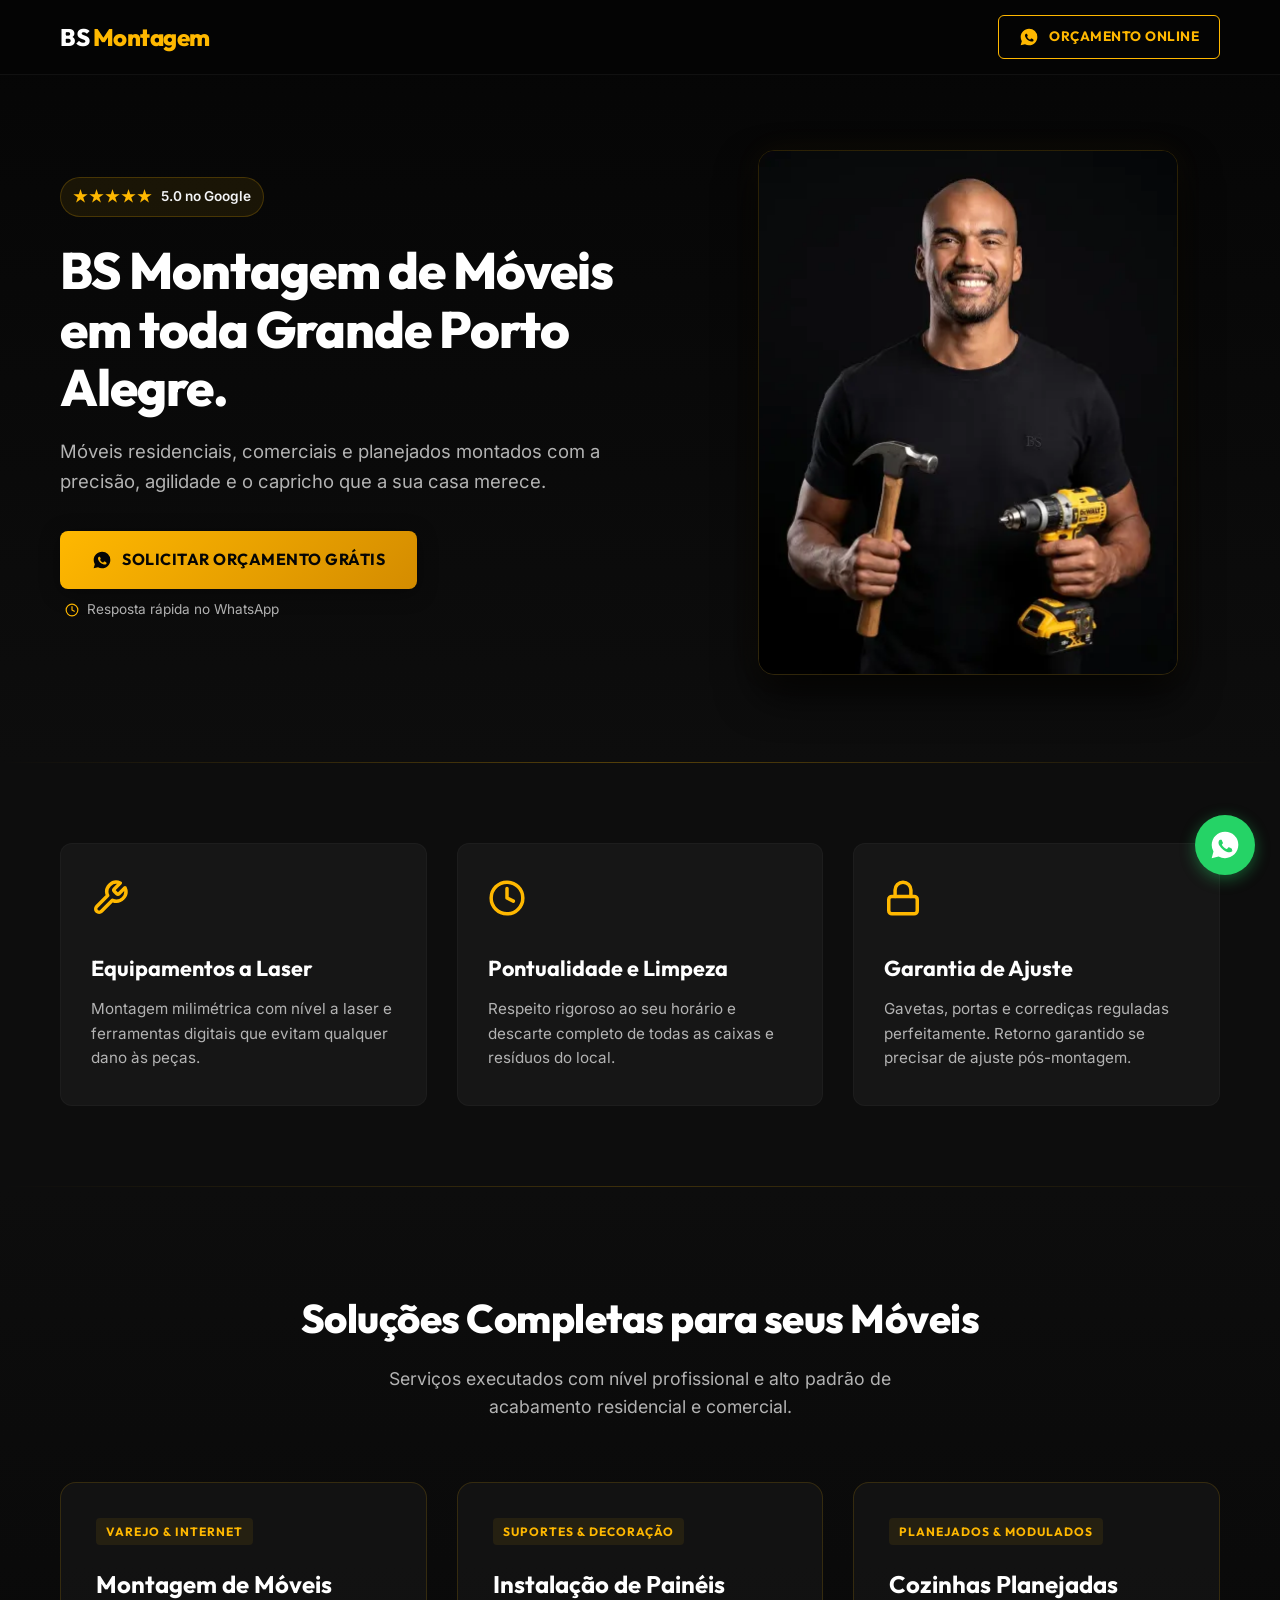
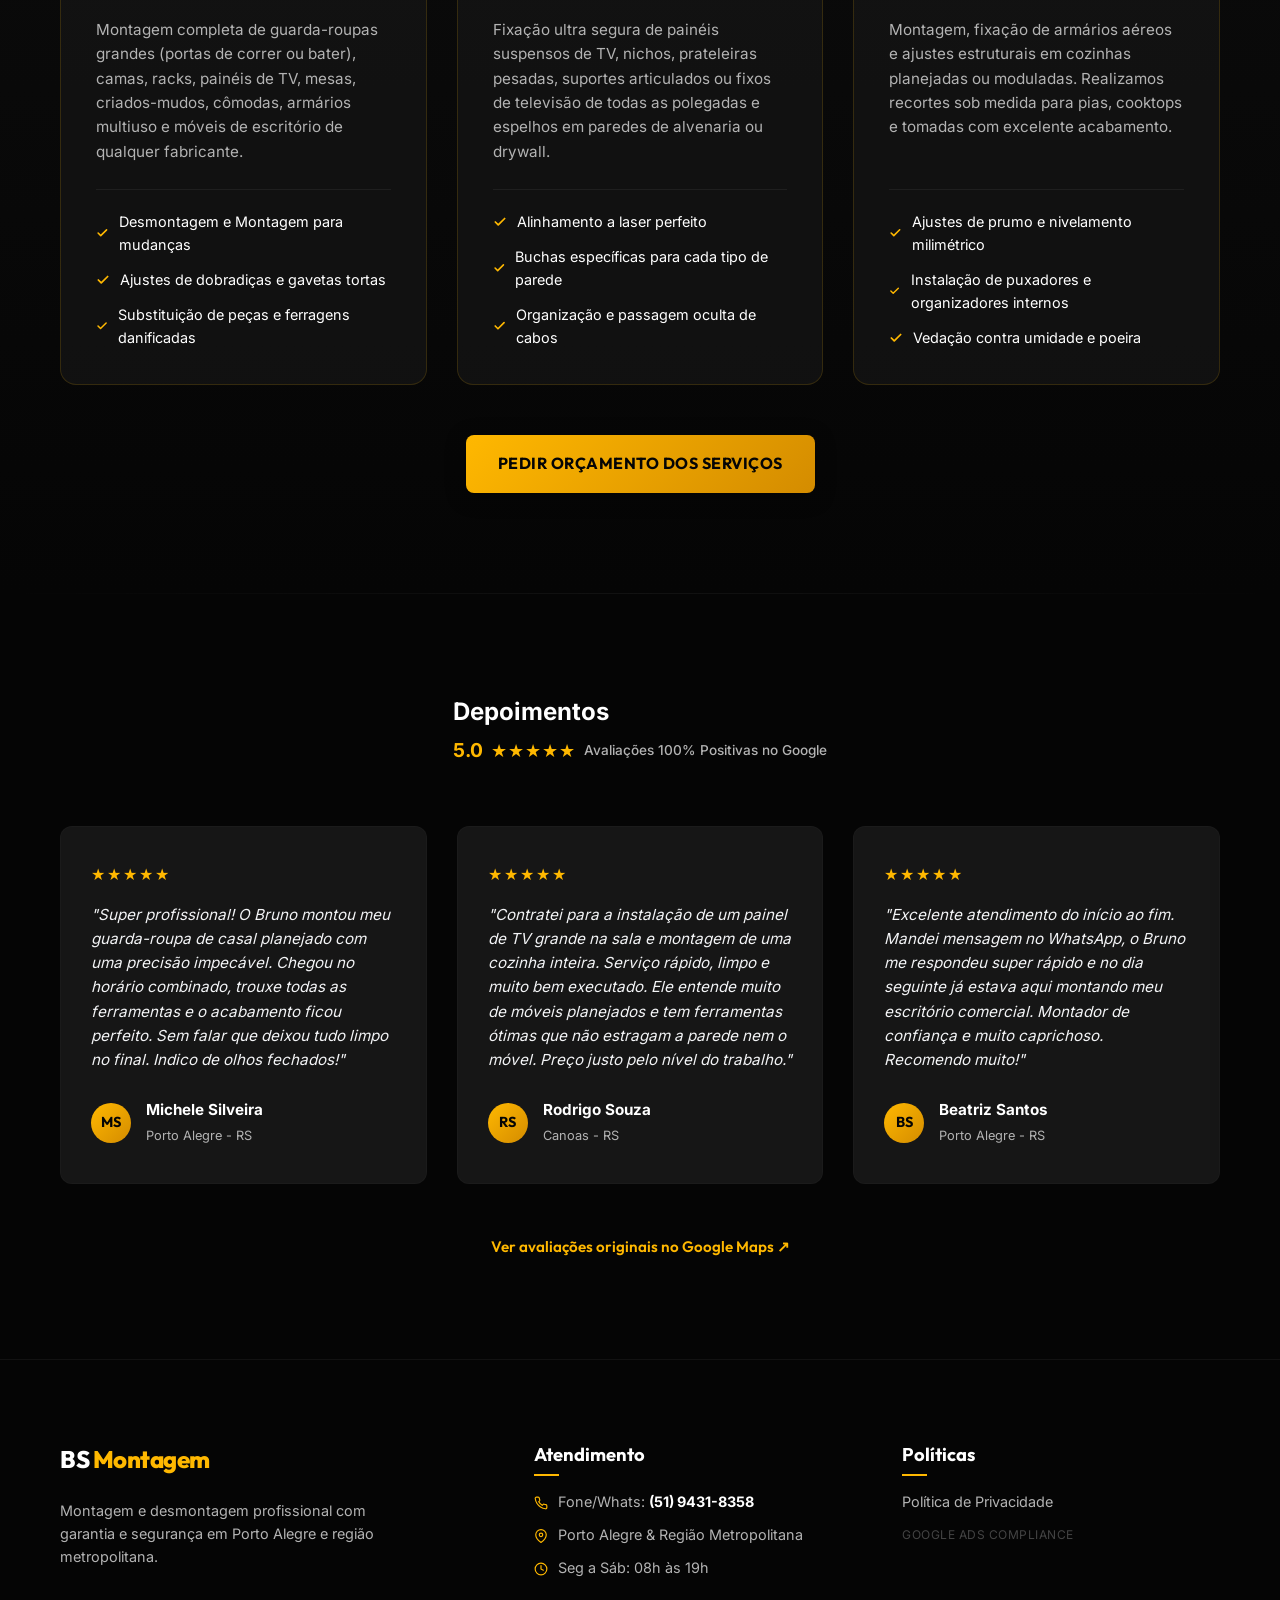
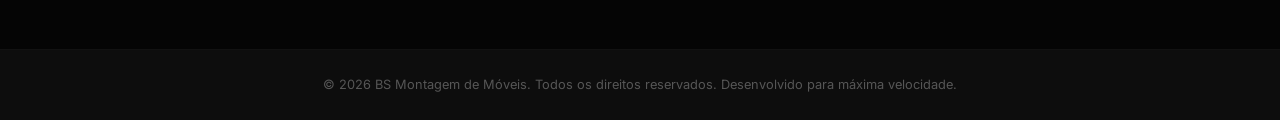
<file: index.html>
<!DOCTYPE html>
<html lang="pt-BR">
<head>
    <meta charset="UTF-8">
    <meta name="viewport" content="width=device-width, initial-scale=1.0">
    
    <!-- SEO Meta Tags -->
    <title>BS Montagem de Móveis | Montador de Móveis em Porto Alegre e Região</title>
    <meta name="description" content="Montagem de móveis residenciais, comerciais e planejados na Grande Porto Alegre. Atendimento rápido, limpo e profissional com ferramentas modernas. Peça seu orçamento grátis no WhatsApp!">
    <meta name="keywords" content="montador de moveis, montador porto alegre, montagem de moveis planejados, montador de moveis canoas, montador de moveis grande porto alegre, bruno samuel montador">
    
    <!-- Open Graph / Facebook / WhatsApp -->
    <meta property="og:title" content="BS Montagem de Móveis | Montador de Móveis em Porto Alegre e Região">
    <meta property="og:description" content="Montagem profissional de móveis residenciais, comerciais e planejados. Ferramentas modernas, serviço garantido e orçamento rápido via WhatsApp.">
    <meta property="og:type" content="website">
    <meta property="og:url" content="https://SEUDOMINIO.com.br">
    <meta property="og:image" content="https://SEUDOMINIO.com.br/Public/Hero.webp">
    <meta property="og:image:width" content="420">
    <meta property="og:image:height" content="525">
    <meta property="og:image:type" content="image/webp">
    <meta property="og:locale" content="pt_BR">
    <meta property="og:site_name" content="BS Montagem de Móveis">
    
    <!-- Twitter Card -->
    <meta name="twitter:card" content="summary_large_image">
    <meta name="twitter:title" content="BS Montagem de Móveis | Montador de Móveis em Porto Alegre e Região">
    <meta name="twitter:description" content="Montagem profissional de móveis residenciais, comerciais e planejados. Peça seu orçamento grátis no WhatsApp!">
    <meta name="twitter:image" content="https://SEUDOMINIO.com.br/Public/Hero.webp">
    
    <!-- Favicon Premium (Ícone de ferramenta vetorial ultra leve em SVG) -->
    <link rel="icon" type="image/svg+xml" href="data:image/svg+xml,<svg xmlns=%22http://www.w3.org/2000/svg%22 viewBox=%220 0 100 100%22><rect width=%22100%22 height=%22100%22 rx=%2220%22 fill=%22%230A0A0A%22/><path d=%22M30 70 L70 30 M60 20 L80 40 M25 75 L35 65%22 stroke=%22%23FFB800%22 stroke-width=%2212%22 stroke-linecap=%22round%22/></svg>">
    
    <!-- Fontes auto-hospedadas (Inter + Outfit variáveis) -->
    <link rel="preload" href="Public/fonts/Inter.woff2" as="font" type="font/woff2" crossorigin>
    <link rel="preload" href="Public/fonts/Outfit.woff2" as="font" type="font/woff2" crossorigin>
    
    <!-- Critical CSS Inline (acima da dobra) -->
    <style>
        @font-face{font-family:'Inter';font-style:normal;font-weight:300 700;font-display:optional;src:url('Public/fonts/Inter.woff2') format('woff2')}
        @font-face{font-family:'Outfit';font-style:normal;font-weight:400 800;font-display:optional;src:url('Public/fonts/Outfit.woff2') format('woff2')}
        *,*::before,*::after{box-sizing:border-box;margin:0;padding:0}
        html{scroll-behavior:smooth;text-rendering:optimizeLegibility;-webkit-font-smoothing:antialiased}
        body{background-color:#050505;color:#fff;font-family:'Inter',-apple-system,BlinkMacSystemFont,"Segoe UI",Roboto,sans-serif;font-size:16px;line-height:1.6;overflow-x:hidden}
        :root{--color-black-pure:#050505;--color-black-deep:#0D0D0D;--color-black-light:#161616;--color-yellow-primary:#FFB800;--color-yellow-secondary:#D48C00;--color-white:#FFF;--color-gray-light:#F3F4F6;--color-gray-text:#B3B3B3;--font-titles:'Outfit',-apple-system,BlinkMacSystemFont,"Segoe UI",Roboto,sans-serif;--font-body:'Inter',-apple-system,BlinkMacSystemFont,"Segoe UI",Roboto,sans-serif;--glass-bg:rgba(22,22,22,0.7);--glass-border:rgba(255,184,0,0.15);--glass-border-hover:rgba(255,184,0,0.4);--transition-fast:all 0.2s cubic-bezier(0.4,0,0.2,1);--transition-smooth:all 0.4s cubic-bezier(0.4,0,0.2,1)}
        .container{width:100%;max-width:1200px;margin:0 auto;padding:0 20px}
        .btn-cta{display:inline-flex;align-items:center;justify-content:center;gap:10px;font-family:var(--font-titles);font-weight:700;font-size:1rem;text-transform:uppercase;letter-spacing:.5px;text-decoration:none;padding:16px 32px;border-radius:8px;border:none;cursor:pointer;transition:var(--transition-smooth);box-shadow:0 4px 20px rgba(0,0,0,0.4)}
        .btn-main-pulse{background:linear-gradient(135deg,var(--color-yellow-primary),var(--color-yellow-secondary));color:var(--color-black-pure)}
        .btn-main-pulse:hover{transform:translateY(-2px);box-shadow:0 8px 25px rgba(255,184,0,0.4)}
        .icon-whatsapp{width:20px;height:20px}
        .main-header{background-color:rgba(5,5,5,0.95);border-bottom:1px solid rgba(255,255,255,0.05);position:fixed;top:0;left:0;right:0;z-index:100;padding:15px 0;transition:var(--transition-fast)}
        .header-container{display:flex;justify-content:space-between;align-items:center}
        .logo{display:flex;align-items:center;gap:8px}
        .logo-text{font-family:var(--font-titles);font-weight:800;font-size:1.5rem;color:var(--color-white);letter-spacing:-0.5px}
        .logo-text span{color:var(--color-yellow-primary)}
        .btn-header{padding:10px 20px;font-size:.85rem;border-radius:6px;background:transparent;color:var(--color-yellow-primary);border:1.5px solid var(--color-yellow-primary);box-shadow:none}
        .btn-header:hover{background-color:var(--color-yellow-primary);color:var(--color-black-pure)}
        .hero-section{position:relative;padding-top:150px;padding-bottom:80px;background:linear-gradient(180deg,var(--color-black-pure),var(--color-black-deep));overflow:hidden}
        .hero-container{display:grid;grid-template-columns:1.1fr 0.9fr;gap:40px;align-items:center}
        .hero-content{grid-column:1}
        .badge-google{display:inline-flex;align-items:center;gap:8px;background-color:rgba(255,184,0,0.08);border:1px solid rgba(255,184,0,0.2);padding:6px 12px;border-radius:50px;margin-bottom:24px}
        .star-rating{color:var(--color-yellow-primary);font-weight:700;letter-spacing:2px}
        .badge-text{font-size:.85rem;font-weight:600;color:var(--color-gray-light)}
        .hero-title{font-family:var(--font-titles);font-size:3.2rem;font-weight:800;line-height:1.15;color:var(--color-white);margin-bottom:20px;letter-spacing:-1px}
        .hero-subtitle{font-size:1.15rem;color:var(--color-gray-text);margin-bottom:35px;max-width:580px}
        .hero-ctas{display:flex;flex-direction:column;align-items:flex-start;gap:10px;margin-bottom:35px}
        .cta-help-text{font-size:.85rem;color:var(--color-gray-text);padding-left:5px}
        .hero-image-wrapper{grid-column:2;display:flex;justify-content:center;align-items:center}
        .hero-image{width:100%;max-width:420px;height:auto;aspect-ratio:4/5;object-fit:cover;border-radius:16px;border:1px solid rgba(255,184,0,0.15);box-shadow:0 20px 40px rgba(0,0,0,0.8)}
        @media(max-width:768px){.main-header{padding:10px 0}.hero-section{padding-top:130px;padding-bottom:50px}.hero-container{grid-template-columns:1fr;grid-template-areas:"badge" "title" "image" "subtitle" "ctas";text-align:center;gap:25px}.badge-google{grid-area:badge;margin-bottom:0;justify-self:center}.hero-title{grid-area:title;font-size:2.1rem;margin-bottom:0;letter-spacing:-0.5px}.hero-image-wrapper{grid-area:image;order:unset;display:flex;justify-content:center;margin:5px 0}.hero-image{max-width:280px;border-radius:12px;box-shadow:0 10px 30px rgba(0,0,0,0.7)}.hero-subtitle{grid-area:subtitle;font-size:1rem;margin-bottom:0;margin:0 auto;max-width:100%;line-height:1.5}.hero-ctas{grid-area:ctas;align-items:center;width:100%;margin-bottom:0;gap:15px;margin-top:8px}.btn-cta{width:100%;max-width:320px;padding:14px 28px;font-size:.95rem}}
        @media(max-width:480px){.btn-header{display:none}.header-container{justify-content:center}.logo-text{font-size:1.3rem}}
    </style>
    
    <!-- Full CSS carregado assíncrono (não bloqueia renderização) -->
    <link rel="preload" href="style.css" as="style" onload="this.onload=null;this.rel='stylesheet'">
    <noscript><link rel="stylesheet" href="style.css"></noscript>
</head>
<body>

    <!-- Header / Barra Superior Minimalista -->
    <header class="main-header">
        <div class="container header-container">
            <div class="logo">
                <span class="logo-text">BS <span>Montagem</span></span>
            </div>
            <a href="https://wa.me/555194318358?text=Ol%C3%A1%2C%20te%20encontrei%20no%20Google%20e%20gostaria%20de%20um%20or%C3%A7amento%21" 
               class="btn-cta btn-header" id="btn-header-whatsapp" target="_blank" rel="noopener">
                <svg class="icon-whatsapp" viewBox="0 0 24 24" fill="currentColor" xmlns="http://www.w3.org/2000/svg">
                    <path d="M12.012 2c-5.506 0-9.989 4.478-9.99 9.984a9.96 9.96 0 0 0 1.333 4.982L2 22l5.202-1.362a9.923 9.923 0 0 0 4.808 1.226h.003c5.502 0 9.99-4.479 9.991-9.986a9.897 9.897 0 0 0-2.927-7.064A9.9 9.9 0 0 0 12.012 2zm5.72 14.12c-.246.696-1.427 1.258-1.954 1.31-.476.046-.96.223-3.078-.607-2.709-1.062-4.437-3.805-4.572-3.987-.134-.18-.992-1.31-.992-2.5 0-1.19.624-1.77.848-2.014.223-.244.492-.304.656-.304.163 0 .327.002.468.008.148.006.347-.057.544.417.202.489.69 1.678.75 1.798.06.12.1.26.02.42-.08.16-.12.26-.24.4-.12.14-.25.312-.358.42-.12.12-.245.25-.1.5.144.246.643 1.054 1.38 1.71.947.843 1.745 1.106 1.996 1.228.25.12.397.102.545-.068.149-.17.643-.75.815-.998.17-.25.347-.208.58-.12.235.087 1.488.702 1.745.83.256.13.427.194.49.303.06.108.06.63-.186 1.326z"/>
                </svg>
                Orçamento Online
            </a>
        </div>
    </header>

    <!-- Hero Section (Dobra Inicial) -->
    <section class="hero-section">
        <div class="container hero-container">
            <div class="hero-content">
                <div class="badge-google">
                    <span class="star-rating">★★★★★</span>
                    <span class="badge-text">5.0 no Google</span>
                </div>
                <h1 class="hero-title">BS Montagem de Móveis em toda Grande Porto Alegre.</h1>
                <p class="hero-subtitle">Móveis residenciais, comerciais e planejados montados com a precisão, agilidade e o capricho que a sua casa merece.</p>
                
                <div class="hero-ctas">
                    <a href="https://wa.me/555194318358?text=Ol%C3%A1%2C%20te%20encontrei%20no%20Google%20e%20gostaria%20de%20um%20or%C3%A7amento%21" 
                       class="btn-cta btn-main-pulse" id="btn-hero-whatsapp" target="_blank" rel="noopener">
                        <svg class="icon-whatsapp" viewBox="0 0 24 24" fill="currentColor" xmlns="http://www.w3.org/2000/svg">
                            <path d="M12.012 2c-5.506 0-9.989 4.478-9.99 9.984a9.96 9.96 0 0 0 1.333 4.982L2 22l5.202-1.362a9.923 9.923 0 0 0 4.808 1.226h.003c5.502 0 9.99-4.479 9.991-9.986a9.897 9.897 0 0 0-2.927-7.064A9.9 9.9 0 0 0 12.012 2zm5.72 14.12c-.246.696-1.427 1.258-1.954 1.31-.476.046-.96.223-3.078-.607-2.709-1.062-4.437-3.805-4.572-3.987-.134-.18-.992-1.31-.992-2.5 0-1.19.624-1.77.848-2.014.223-.244.492-.304.656-.304.163 0 .327.002.468.008.148.006.347-.057.544.417.202.489.69 1.678.75 1.798.06.12.1.26.02.42-.08.16-.12.26-.24.4-.12.14-.25.312-.358.42-.12.12-.245.25-.1.5.144.246.643 1.054 1.38 1.71.947.843 1.745 1.106 1.996 1.228.25.12.397.102.545-.068.149-.17.643-.75.815-.998.17-.25.347-.208.58-.12.235.087 1.488.702 1.745.83.256.13.427.194.49.303.06.108.06.63-.186 1.326z"/>
                        </svg>
                        Solicitar Orçamento Grátis
                    </a>
                    <span class="cta-help-text">
                        <svg class="icon-small" viewBox="0 0 24 24" fill="none" stroke="currentColor" stroke-width="2" stroke-linecap="round" stroke-linejoin="round" style="width: 14px; height: 14px; display: inline-block; vertical-align: middle; margin-right: 4px; color: var(--color-yellow-primary);">
                            <circle cx="12" cy="12" r="10"/><polyline points="12 6 12 12 16 14"/>
                        </svg>
                        Resposta rápida no WhatsApp
                    </span>
                </div>
            </div>
            
            <div class="hero-image-wrapper">
                <picture>
                    <source srcset="Public/Hero-280.webp 280w, Public/Hero.webp 420w" sizes="(max-width: 768px) 280px, 420px" type="image/webp">
                    <img src="Public/Hero.webp" alt="Bruno Samuel - Montador de Móveis Profissional" class="hero-image" fetchpriority="high" width="420" height="525">
                </picture>
            </div>
        </div>
    </section>

    <!-- Seção de Diferenciais (LIFT - Redução de Ansiedade & Textos Super Reduzidos) -->
    <section class="diferenciais-section">
        <div class="container">
            <div class="diferenciais-grid">
                <div class="diferencial-card">
                    <div class="dif-icon-wrapper">
                        <svg viewBox="0 0 24 24" fill="none" stroke="currentColor" stroke-width="2" stroke-linecap="round" stroke-linejoin="round" class="icon-svg"><path d="M14.7 6.3a1 1 0 0 0 0 1.4l1.6 1.6a1 1 0 0 0 1.4 0l3.77-3.77a6 6 0 0 1-7.94 7.94l-6.91 6.91a2.12 2.12 0 0 1-3-3l6.91-6.91a6 6 0 0 1 7.94-7.94l-3.76 3.76z"/></svg>
                    </div>
                    <h3>Equipamentos a Laser</h3>
                    <p>Montagem milimétrica com nível a laser e ferramentas digitais que evitam qualquer dano às peças.</p>
                </div>
                <div class="diferencial-card">
                    <div class="dif-icon-wrapper">
                        <svg viewBox="0 0 24 24" fill="none" stroke="currentColor" stroke-width="2" stroke-linecap="round" stroke-linejoin="round" class="icon-svg"><path d="M12 22c5.523 0 10-4.477 10-10S17.523 2 12 2 2 6.477 2 12s4.477 10 10 10z"/><path d="M12 6v6l4 2"/></svg>
                    </div>
                    <h3>Pontualidade e Limpeza</h3>
                    <p>Respeito rigoroso ao seu horário e descarte completo de todas as caixas e resíduos do local.</p>
                </div>
                <div class="diferencial-card">
                    <div class="dif-icon-wrapper">
                        <svg viewBox="0 0 24 24" fill="none" stroke="currentColor" stroke-width="2" stroke-linecap="round" stroke-linejoin="round" class="icon-svg"><rect x="3" y="11" width="18" height="11" rx="2" ry="2"/><path d="M7 11V7a5 5 0 0 1 10 0v4"/></svg>
                    </div>
                    <h3>Garantia de Ajuste</h3>
                    <p>Gavetas, portas e corrediças reguladas perfeitamente. Retorno garantido se precisar de ajuste pós-montagem.</p>
                </div>
            </div>
        </div>
    </section>

    <!-- Seção de Serviços -->
    <section class="services-section">
        <div class="container">
            <h2 class="section-title">Soluções Completas para seus Móveis</h2>
            <p class="section-subtitle">Serviços executados com nível profissional e alto padrão de acabamento residencial e comercial.</p>
            
            <div class="services-grid">
                <!-- Card 1 -->
                <div class="service-card">
                    <div class="service-content">
                        <span class="service-tag">Varejo & Internet</span>
                        <h3>Montagem de Móveis</h3>
                        <p>Montagem completa de guarda-roupas grandes (portas de correr ou bater), camas, racks, painéis de TV, mesas, criados-mudos, cômodas, armários multiuso e móveis de escritório de qualquer fabricante.</p>
                        <ul class="service-list">
                            <li>
                                <svg class="icon-check" viewBox="0 0 24 24" fill="none" stroke="currentColor" stroke-width="3" stroke-linecap="round" stroke-linejoin="round" style="width: 14px; height: 14px; color: var(--color-yellow-primary);"><polyline points="20 6 9 17 4 12"></polyline></svg>
                                Desmontagem e Montagem para mudanças
                            </li>
                            <li>
                                <svg class="icon-check" viewBox="0 0 24 24" fill="none" stroke="currentColor" stroke-width="3" stroke-linecap="round" stroke-linejoin="round" style="width: 14px; height: 14px; color: var(--color-yellow-primary);"><polyline points="20 6 9 17 4 12"></polyline></svg>
                                Ajustes de dobradiças e gavetas tortas
                            </li>
                            <li>
                                <svg class="icon-check" viewBox="0 0 24 24" fill="none" stroke="currentColor" stroke-width="3" stroke-linecap="round" stroke-linejoin="round" style="width: 14px; height: 14px; color: var(--color-yellow-primary);"><polyline points="20 6 9 17 4 12"></polyline></svg>
                                Substituição de peças e ferragens danificadas
                            </li>
                        </ul>
                    </div>
                </div>
                
                <!-- Card 2 -->
                <div class="service-card">
                    <div class="service-content">
                        <span class="service-tag">Suportes & Decoração</span>
                        <h3>Instalação de Painéis</h3>
                        <p>Fixação ultra segura de painéis suspensos de TV, nichos, prateleiras pesadas, suportes articulados ou fixos de televisão de todas as polegadas e espelhos em paredes de alvenaria ou drywall.</p>
                        <ul class="service-list">
                            <li>
                                <svg class="icon-check" viewBox="0 0 24 24" fill="none" stroke="currentColor" stroke-width="3" stroke-linecap="round" stroke-linejoin="round" style="width: 14px; height: 14px; color: var(--color-yellow-primary);"><polyline points="20 6 9 17 4 12"></polyline></svg>
                                Alinhamento a laser perfeito
                            </li>
                            <li>
                                <svg class="icon-check" viewBox="0 0 24 24" fill="none" stroke="currentColor" stroke-width="3" stroke-linecap="round" stroke-linejoin="round" style="width: 14px; height: 14px; color: var(--color-yellow-primary);"><polyline points="20 6 9 17 4 12"></polyline></svg>
                                Buchas específicas para cada tipo de parede
                            </li>
                            <li>
                                <svg class="icon-check" viewBox="0 0 24 24" fill="none" stroke="currentColor" stroke-width="3" stroke-linecap="round" stroke-linejoin="round" style="width: 14px; height: 14px; color: var(--color-yellow-primary);"><polyline points="20 6 9 17 4 12"></polyline></svg>
                                Organização e passagem oculta de cabos
                            </li>
                        </ul>
                    </div>
                </div>
                
                <!-- Card 3 -->
                <div class="service-card">
                    <div class="service-content">
                        <span class="service-tag">Planejados & Modulados</span>
                        <h3>Cozinhas Planejadas</h3>
                        <p>Montagem, fixação de armários aéreos e ajustes estruturais em cozinhas planejadas ou moduladas. Realizamos recortes sob medida para pias, cooktops e tomadas com excelente acabamento.</p>
                        <ul class="service-list">
                            <li>
                                <svg class="icon-check" viewBox="0 0 24 24" fill="none" stroke="currentColor" stroke-width="3" stroke-linecap="round" stroke-linejoin="round" style="width: 14px; height: 14px; color: var(--color-yellow-primary);"><polyline points="20 6 9 17 4 12"></polyline></svg>
                                Ajustes de prumo e nivelamento milimétrico
                            </li>
                            <li>
                                <svg class="icon-check" viewBox="0 0 24 24" fill="none" stroke="currentColor" stroke-width="3" stroke-linecap="round" stroke-linejoin="round" style="width: 14px; height: 14px; color: var(--color-yellow-primary);"><polyline points="20 6 9 17 4 12"></polyline></svg>
                                Instalação de puxadores e organizadores internos
                            </li>
                            <li>
                                <svg class="icon-check" viewBox="0 0 24 24" fill="none" stroke="currentColor" stroke-width="3" stroke-linecap="round" stroke-linejoin="round" style="width: 14px; height: 14px; color: var(--color-yellow-primary);"><polyline points="20 6 9 17 4 12"></polyline></svg>
                                Vedação contra umidade e poeira
                            </li>
                        </ul>
                    </div>
                </div>
            </div>

            <div class="services-action">
                <a href="https://wa.me/555194318358?text=Ol%C3%A1%2C%20te%20encontrei%20no%20Google%20e%20gostaria%20de%20um%20or%C3%A7amento%21" 
                   class="btn-cta btn-main-pulse" id="btn-services-whatsapp" target="_blank" rel="noopener">
                    Pedir Orçamento dos Serviços
                </a>
            </div>
        </div>
    </section>

    <!-- Seção de Prova Social (Depoimentos) -->
    <section class="depoimentos-section">
        <div class="container">
            <div class="depoimentos-header">
                <div>
                    <h2>Depoimentos</h2>
                    <div class="google-rating">
                        <span class="rating-num">5.0</span>
                        <span class="rating-stars">★★★★★</span>
                        <span class="rating-count">Avaliações 100% Positivas no Google</span>
                    </div>
                </div>
            </div>

            <div class="depoimentos-grid">
                <!-- Depoimento 1 -->
                <div class="depoimento-card">
                    <div class="depoimento-rating">★★★★★</div>
                    <p class="depoimento-text">"Super profissional! O Bruno montou meu guarda-roupa de casal planejado com uma precisão impecável. Chegou no horário combinado, trouxe todas as ferramentas e o acabamento ficou perfeito. Sem falar que deixou tudo limpo no final. Indico de olhos fechados!"</p>
                    <div class="depoimento-author">
                        <div class="author-avatar">MS</div>
                        <div>
                            <h4>Michele Silveira</h4>
                            <span>Porto Alegre - RS</span>
                        </div>
                    </div>
                </div>
                
                <!-- Depoimento 2 -->
                <div class="depoimento-card">
                    <div class="depoimento-rating">★★★★★</div>
                    <p class="depoimento-text">"Contratei para a instalação de um painel de TV grande na sala e montagem de uma cozinha inteira. Serviço rápido, limpo e muito bem executado. Ele entende muito de móveis planejados e tem ferramentas ótimas que não estragam a parede nem o móvel. Preço justo pelo nível do trabalho."</p>
                    <div class="depoimento-author">
                        <div class="author-avatar">RS</div>
                        <div>
                            <h4>Rodrigo Souza</h4>
                            <span>Canoas - RS</span>
                        </div>
                    </div>
                </div>
                
                <!-- Depoimento 3 -->
                <div class="depoimento-card">
                    <div class="depoimento-rating">★★★★★</div>
                    <p class="depoimento-text">"Excelente atendimento do início ao fim. Mandei mensagem no WhatsApp, o Bruno me respondeu super rápido e no dia seguinte já estava aqui montando meu escritório comercial. Montador de confiança e muito caprichoso. Recomendo muito!"</p>
                    <div class="depoimento-author">
                        <div class="author-avatar">BS</div>
                        <div>
                            <h4>Beatriz Santos</h4>
                            <span>Porto Alegre - RS</span>
                        </div>
                    </div>
                </div>
            </div>
            
            <div class="google-link-wrapper">
                <a href="https://share.google/QrZUBcMALDNt9j3Cz" target="_blank" rel="noopener" class="link-google-perfil">
                    Ver avaliações originais no Google Maps ↗
                </a>
            </div>
        </div>
    </section>

    <!-- Rodapé -->
    <footer class="main-footer">
        <div class="container footer-container">
            <div class="footer-brand">
                <div class="logo">
                    <span class="logo-text">BS <span>Montagem</span></span>
                </div>
                <p>Montagem e desmontagem profissional com garantia e segurança em Porto Alegre e região metropolitana.</p>
            </div>
            
            <div class="footer-info">
                <h4>Atendimento</h4>
                <p>
                    <svg class="icon-footer-info" viewBox="0 0 24 24" fill="none" stroke="currentColor" stroke-width="2" stroke-linecap="round" stroke-linejoin="round" style="width: 14px; height: 14px; margin-right: 6px; color: var(--color-yellow-primary); vertical-align: middle;"><path d="M22 16.92v3a2 2 0 0 1-2.18 2 19.79 19.79 0 0 1-8.63-3.07 19.5 19.5 0 0 1-6-6 19.79 19.79 0 0 1-3.07-8.67A2 2 0 0 1 4.11 2h3a2 2 0 0 1 2 1.72 12.84 12.84 0 0 0 .7 2.81 2 2 0 0 1-.45 2.11L8.09 9.91a16 16 0 0 0 6 6l1.27-1.27a2 2 0 0 1 2.11-.45 12.84 12.84 0 0 0 2.81.7A2 2 0 0 1 22 16.92z"/></svg>
                    Fone/Whats: <strong>(51) 9431-8358</strong>
                </p>
                <p>
                    <svg class="icon-footer-info" viewBox="0 0 24 24" fill="none" stroke="currentColor" stroke-width="2" stroke-linecap="round" stroke-linejoin="round" style="width: 14px; height: 14px; margin-right: 6px; color: var(--color-yellow-primary); vertical-align: middle;"><path d="M21 10c0 7-9 13-9 13s-9-6-9-13a9 9 0 0 1 18 0z"/><circle cx="12" cy="10" r="3"/></svg>
                    Porto Alegre & Região Metropolitana
                </p>
                <p>
                    <svg class="icon-footer-info" viewBox="0 0 24 24" fill="none" stroke="currentColor" stroke-width="2" stroke-linecap="round" stroke-linejoin="round" style="width: 14px; height: 14px; margin-right: 6px; color: var(--color-yellow-primary); vertical-align: middle;"><circle cx="12" cy="12" r="10"/><polyline points="12 6 12 12 16 14"/></svg>
                    Seg a Sáb: 08h às 19h
                </p>
            </div>
            
            <div class="footer-links">
                <h4>Políticas</h4>
                <a href="politica.html" target="_blank" class="footer-link">Política de Privacidade</a>
                <span class="footer-link-sub">Google Ads Compliance</span>
            </div>
        </div>
        <div class="footer-bottom">
            <p>&copy; 2026 BS Montagem de Móveis. Todos os direitos reservados. Desenvolvido para máxima velocidade.</p>
        </div>
    </footer>

    <!-- Botão Flutuante Pulsante (Dedão Zone) -->
    <a href="https://wa.me/555194318358?text=Ol%C3%A1%2C%20te%20encontrei%20no%20Google%20e%20gostaria%20de%20um%20or%C3%A7amento%21" 
       class="btn-whatsapp-flutuante" id="btn-whatsapp-flutuante" target="_blank" rel="noopener" aria-label="Solicitar Orçamento no WhatsApp">
        <svg viewBox="0 0 24 24" fill="currentColor" xmlns="http://www.w3.org/2000/svg">
            <path d="M12.012 2c-5.506 0-9.989 4.478-9.99 9.984a9.96 9.96 0 0 0 1.333 4.982L2 22l5.202-1.362a9.923 9.923 0 0 0 4.808 1.226h.003c5.502 0 9.99-4.479 9.991-9.986a9.897 9.897 0 0 0-2.927-7.064A9.9 9.9 0 0 0 12.012 2zm5.72 14.12c-.246.696-1.427 1.258-1.954 1.31-.476.046-.96.223-3.078-.607-2.709-1.062-4.437-3.805-4.572-3.987-.134-.18-.992-1.31-.992-2.5 0-1.19.624-1.77.848-2.014.223-.244.492-.304.656-.304.163 0 .327.002.468.008.148.006.347-.057.544.417.202.489.69 1.678.75 1.798.06.12.1.26.02.42-.08.16-.12.26-.24.4-.12.14-.25.312-.358.42-.12.12-.245.25-.1.5.144.246.643 1.054 1.38 1.71.947.843 1.745 1.106 1.996 1.228.25.12.397.102.545-.068.149-.17.643-.75.815-.998.17-.25.347-.208.58-.12.235.087 1.488.702 1.745.83.256.13.427.194.49.303.06.108.06.63-.186 1.326z"/>
        </svg>
    </a>

</body>
</html>
</file>
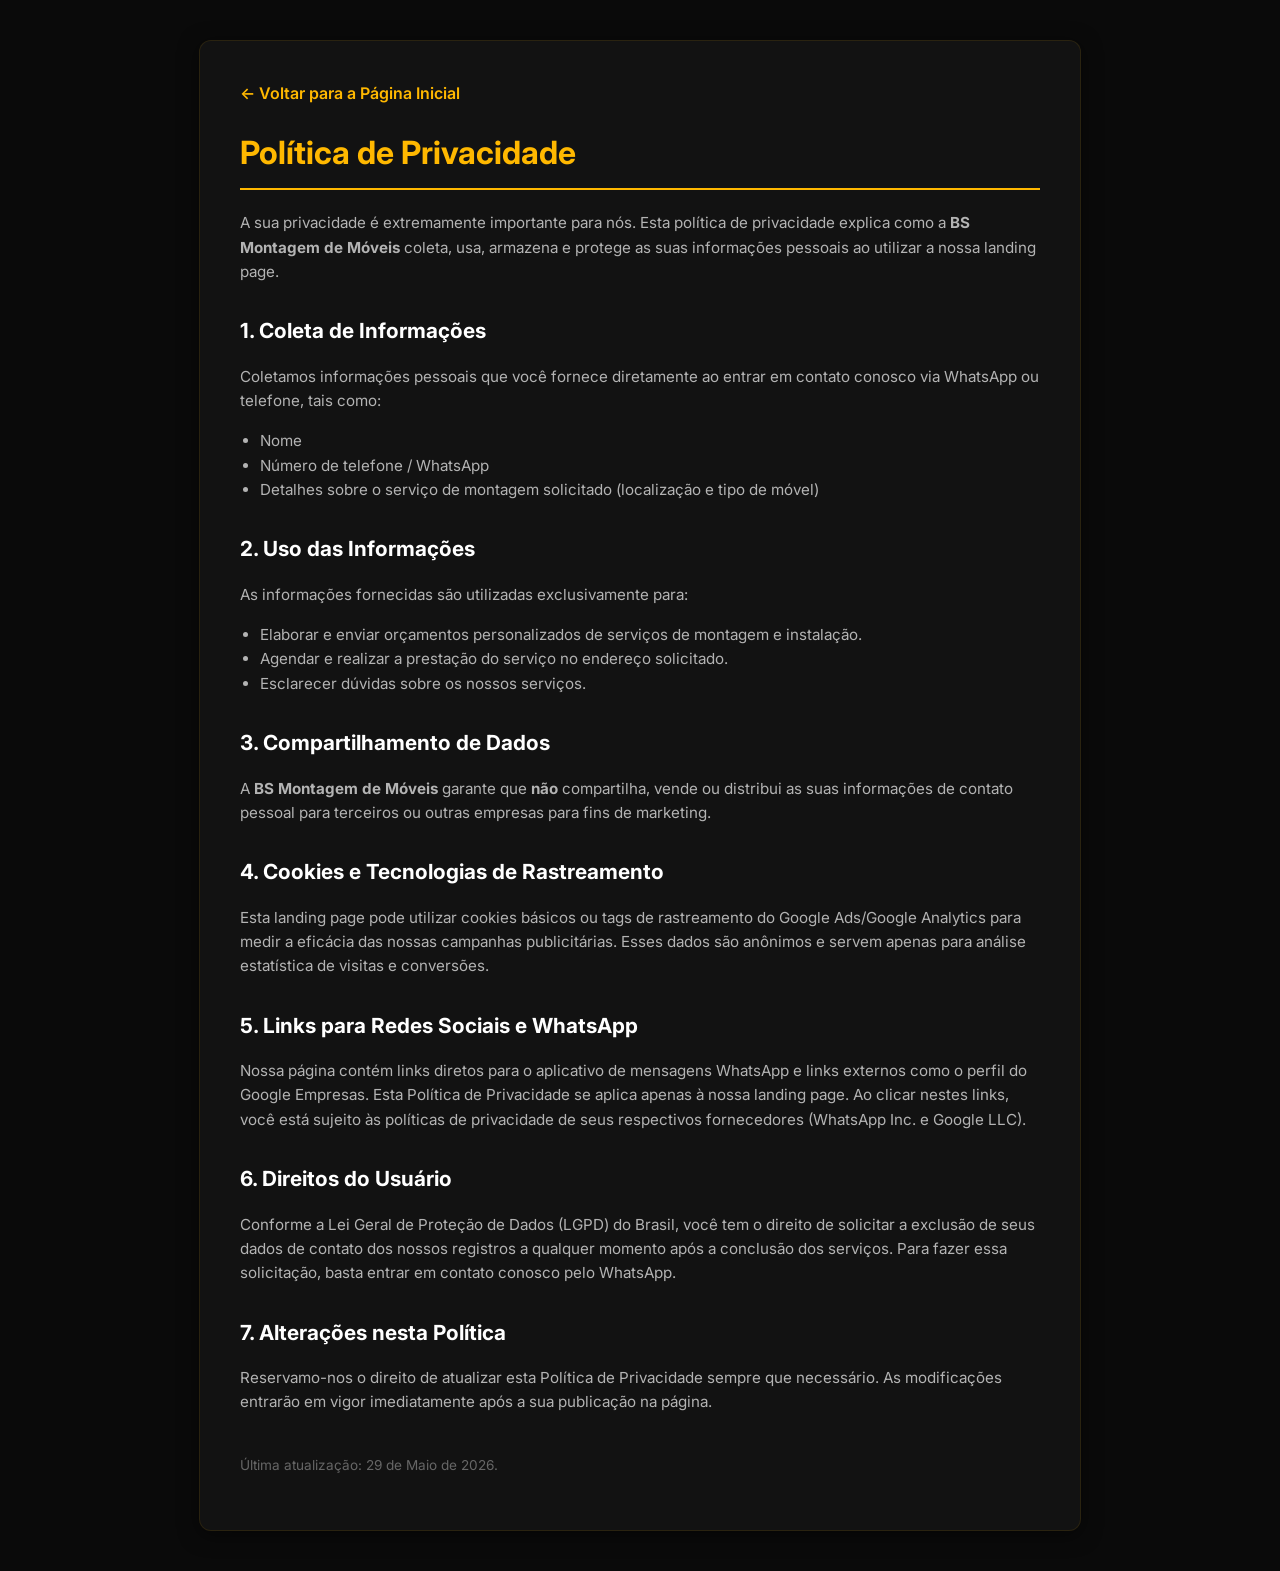
<file: politica.html>
<!DOCTYPE html>
<html lang="pt-BR">
<head>
    <meta charset="UTF-8">
    <meta name="viewport" content="width=device-width, initial-scale=1.0">
    <title>Política de Privacidade | BS Montagem de Móveis</title>
    <meta name="robots" content="noindex, follow">
    <link href="https://fonts.googleapis.com/css2?family=Inter:wght@400;600;700&display=swap" rel="stylesheet">
    <style>
        body {
            background-color: #0A0A0A;
            color: #E0E0E0;
            font-family: 'Inter', sans-serif;
            line-height: 1.6;
            margin: 0;
            padding: 40px 20px;
        }
        .container {
            max-width: 800px;
            margin: 0 auto;
            background-color: #121212;
            padding: 40px;
            border-radius: 12px;
            border: 1px solid rgba(255, 184, 0, 0.1);
            box-shadow: 0 4px 20px rgba(0,0,0,0.5);
        }
        h1 {
            color: #FFB800;
            font-size: 2rem;
            margin-top: 0;
            border-bottom: 2px solid #FFB800;
            padding-bottom: 10px;
        }
        h2 {
            color: #FFFFFF;
            font-size: 1.3rem;
            margin-top: 30px;
        }
        p, li {
            font-size: 0.95rem;
            color: #B3B3B3;
        }
        ul {
            padding-left: 20px;
        }
        a {
            color: #FFB800;
            text-decoration: none;
        }
        a:hover {
            text-decoration: underline;
        }
        .back-link {
            display: inline-block;
            margin-bottom: 20px;
            font-weight: 600;
        }
    </style>
</head>
<body>

    <div class="container">
        <a href="index.html" class="back-link">← Voltar para a Página Inicial</a>
        
        <h1>Política de Privacidade</h1>
        <p>A sua privacidade é extremamente importante para nós. Esta política de privacidade explica como a <strong>BS Montagem de Móveis</strong> coleta, usa, armazena e protege as suas informações pessoais ao utilizar a nossa landing page.</p>

        <h2>1. Coleta de Informações</h2>
        <p>Coletamos informações pessoais que você fornece diretamente ao entrar em contato conosco via WhatsApp ou telefone, tais como:</p>
        <ul>
            <li>Nome</li>
            <li>Número de telefone / WhatsApp</li>
            <li>Detalhes sobre o serviço de montagem solicitado (localização e tipo de móvel)</li>
        </ul>

        <h2>2. Uso das Informações</h2>
        <p>As informações fornecidas são utilizadas exclusivamente para:</p>
        <ul>
            <li>Elaborar e enviar orçamentos personalizados de serviços de montagem e instalação.</li>
            <li>Agendar e realizar a prestação do serviço no endereço solicitado.</li>
            <li>Esclarecer dúvidas sobre os nossos serviços.</li>
        </ul>

        <h2>3. Compartilhamento de Dados</h2>
        <p>A <strong>BS Montagem de Móveis</strong> garante que <strong>não</strong> compartilha, vende ou distribui as suas informações de contato pessoal para terceiros ou outras empresas para fins de marketing.</p>

        <h2>4. Cookies e Tecnologias de Rastreamento</h2>
        <p>Esta landing page pode utilizar cookies básicos ou tags de rastreamento do Google Ads/Google Analytics para medir a eficácia das nossas campanhas publicitárias. Esses dados são anônimos e servem apenas para análise estatística de visitas e conversões.</p>

        <h2>5. Links para Redes Sociais e WhatsApp</h2>
        <p>Nossa página contém links diretos para o aplicativo de mensagens WhatsApp e links externos como o perfil do Google Empresas. Esta Política de Privacidade se aplica apenas à nossa landing page. Ao clicar nestes links, você está sujeito às políticas de privacidade de seus respectivos fornecedores (WhatsApp Inc. e Google LLC).</p>

        <h2>6. Direitos do Usuário</h2>
        <p>Conforme a Lei Geral de Proteção de Dados (LGPD) do Brasil, você tem o direito de solicitar a exclusão de seus dados de contato dos nossos registros a qualquer momento após a conclusão dos serviços. Para fazer essa solicitação, basta entrar em contato conosco pelo WhatsApp.</p>

        <h2>7. Alterações nesta Política</h2>
        <p>Reservamo-nos o direito de atualizar esta Política de Privacidade sempre que necessário. As modificações entrarão em vigor imediatamente após a sua publicação na página.</p>
        
        <p style="margin-top: 40px; font-size: 0.85rem; color: #666;">Última atualização: 29 de Maio de 2026.</p>
    </div>

</body>
</html>
</file>
<file: style.css>
:root{--color-black-pure:#050505;--color-black-deep:#0D0D0D;--color-black-light:#161616;--color-yellow-primary:#FFB800;--color-yellow-secondary:#D48C00;--color-white:#FFFFFF;--color-gray-light:#F3F4F6;--color-gray-text:#B3B3B3;--font-titles:'Outfit',-apple-system,BlinkMacSystemFont,"Segoe UI",Roboto,sans-serif;--font-body:'Inter',-apple-system,BlinkMacSystemFont,"Segoe UI",Roboto,sans-serif;--glass-bg:rgba(22,22,22,0.7);--glass-border:rgba(255,184,0,0.15);--glass-border-hover:rgba(255,184,0,0.4);--transition-fast:all 0.2s cubic-bezier(0.4,0,0.2,1);--transition-smooth:all 0.4s cubic-bezier(0.4,0,0.2,1)}*,*::before,*::after{box-sizing:border-box;margin:0;padding:0}html{scroll-behavior:smooth;text-rendering:optimizeLegibility;-webkit-font-smoothing:antialiased;-moz-osx-font-smoothing:grayscale}body{background-color:var(--color-black-pure);color:var(--color-white);font-family:var(--font-body);font-size:16px;line-height:1.6;overflow-x:hidden}.container{width:100%;max-width:1200px;margin-right:auto;margin-left:auto;padding-right:20px;padding-left:20px}.btn-cta{display:inline-flex;align-items:center;justify-content:center;gap:10px;font-family:var(--font-titles);font-weight:700;font-size:1rem;text-transform:uppercase;letter-spacing:0.5px;text-decoration:none;padding:16px 32px;border-radius:8px;border:none;cursor:pointer;transition:var(--transition-smooth);box-shadow:0 4px 20px rgba(0,0,0,0.4)}.btn-main-pulse{background:linear-gradient(135deg,var(--color-yellow-primary) 0%,var(--color-yellow-secondary) 100%);color:var(--color-black-pure);position:relative;z-index:1;overflow:hidden}.btn-main-pulse:hover{transform:translateY(-2px);box-shadow:0 8px 25px rgba(255,184,0,0.4);background:linear-gradient(135deg,#FFC425 0%,#E59800 100%)}.btn-main-pulse:active{transform:translateY(0)}.icon-whatsapp{width:20px;height:20px}.main-header{background-color:rgba(5,5,5,0.95);border-bottom:1px solid rgba(255,255,255,0.05);position:fixed;top:0;left:0;right:0;z-index:100;padding:15px 0;transition:var(--transition-fast)}.header-container{display:flex;justify-content:space-between;align-items:center}.logo{display:flex;align-items:center;gap:8px}.logo-icon{font-size:1.6rem}.logo-text{font-family:var(--font-titles);font-weight:800;font-size:1.5rem;color:var(--color-white);letter-spacing:-0.5px}.logo-text span{color:var(--color-yellow-primary)}.btn-header{padding:10px 20px;font-size:0.85rem;border-radius:6px;background:transparent;color:var(--color-yellow-primary);border:1.5px solid var(--color-yellow-primary);box-shadow:none}.btn-header:hover{background-color:var(--color-yellow-primary);color:var(--color-black-pure);box-shadow:0 4px 15px rgba(255,184,0,0.2)}.hero-section{position:relative;padding-top:150px;padding-bottom:80px;background:linear-gradient(180deg,var(--color-black-pure) 0%,var(--color-black-deep) 100%);overflow:hidden}.hero-section::after{content:'';position:absolute;bottom:0;left:0;right:0;height:1px;background:linear-gradient(90deg,transparent 0%,var(--color-yellow-primary) 50%,transparent 100%);opacity:0.3}.hero-container{display:grid;grid-template-columns:1.1fr 0.9fr;gap:40px;align-items:center}.badge-google{display:inline-flex;align-items:center;gap:8px;background-color:rgba(255,184,0,0.08);border:1px solid rgba(255,184,0,0.2);padding:6px 12px;border-radius:50px;margin-bottom:24px}.star-rating{color:var(--color-yellow-primary);font-weight:700;letter-spacing:2px}.badge-text{font-size:0.85rem;font-weight:600;color:var(--color-gray-light)}.hero-title{font-family:var(--font-titles);font-size:3.2rem;font-weight:800;line-height:1.15;color:var(--color-white);margin-bottom:20px;letter-spacing:-1px}.hero-subtitle{font-size:1.15rem;color:var(--color-gray-text);margin-bottom:35px;max-width:580px}.hero-ctas{display:flex;flex-direction:column;align-items:flex-start;gap:10px;margin-bottom:35px}.cta-help-text{font-size:0.85rem;color:var(--color-gray-text);padding-left:5px}.hero-benefits{display:flex;flex-wrap:wrap;gap:15px}.benefit-tag{display:flex;align-items:center;gap:8px;font-size:0.9rem;font-weight:500;color:var(--color-white);background-color:var(--color-black-light);border:1px solid rgba(255,255,255,0.05);padding:8px 16px;border-radius:6px}.benefit-icon{font-size:1rem}.hero-image-wrapper{position:relative;display:flex;justify-content:center;align-items:center}.hero-image{width:100%;max-width:420px;height:auto;aspect-ratio:4 / 5;object-fit:cover;border-radius:16px;border:1px solid rgba(255,184,0,0.15);box-shadow:0 20px 40px rgba(0,0,0,0.8),0 0 30px rgba(255,184,0,0.05);transition:var(--transition-smooth)}.hero-image:hover{transform:scale(1.02);border-color:var(--color-yellow-primary);box-shadow:0 20px 50px rgba(0,0,0,0.9),0 0 40px rgba(255,184,0,0.1)}.diferenciais-section{padding:80px 0;background-color:var(--color-black-deep);position:relative}.diferenciais-grid{display:grid;grid-template-columns:repeat(3,1fr);gap:30px}.diferencial-card{background-color:var(--color-black-light);border:1px solid rgba(255,255,255,0.03);padding:35px 30px;border-radius:12px;transition:var(--transition-smooth);position:relative;overflow:hidden}.diferencial-card::before{content:'';position:absolute;top:0;left:0;width:3px;height:100%;background:linear-gradient(180deg,var(--color-yellow-primary) 0%,transparent 100%);opacity:0;transition:var(--transition-fast)}.diferencial-card:hover{transform:translateY(-5px);border-color:rgba(255,184,0,0.2);box-shadow:0 10px 30px rgba(0,0,0,0.3)}.diferencial-card:hover::before{opacity:1}.dif-icon-wrapper{font-size:2rem;margin-bottom:20px;display:inline-block}.diferencial-card h3{font-family:var(--font-titles);font-size:1.35rem;font-weight:700;margin-bottom:12px;color:var(--color-white)}.diferencial-card p{font-size:0.95rem;color:var(--color-gray-text);line-height:1.6}.services-section{padding:100px 0;background:linear-gradient(180deg,var(--color-black-deep) 0%,var(--color-black-pure) 100%);position:relative}.services-section::before{content:'';position:absolute;top:0;left:0;right:0;height:1px;background:linear-gradient(90deg,transparent 0%,rgba(255,184,0,0.2) 50%,transparent 100%)}.section-title{font-family:var(--font-titles);font-size:2.5rem;font-weight:800;text-align:center;margin-bottom:15px;letter-spacing:-0.5px}.section-subtitle{font-size:1.1rem;color:var(--color-gray-text);text-align:center;max-width:600px;margin:0 auto 60px auto}.services-grid{display:grid;grid-template-columns:repeat(3,1fr);gap:30px;margin-bottom:50px}.service-card{background:var(--glass-bg);border:1px solid var(--glass-border);border-radius:16px;overflow:hidden;transition:var(--transition-smooth);display:flex;flex-direction:column}.service-card:hover{transform:translateY(-8px);border-color:var(--glass-border-hover);box-shadow:0 15px 35px rgba(255,184,0,0.08),0 5px 15px rgba(0,0,0,0.5)}.service-content{padding:35px;display:flex;flex-direction:column;height:100%}.service-tag{display:inline-block;align-self:flex-start;font-family:var(--font-titles);font-size:0.75rem;font-weight:700;text-transform:uppercase;letter-spacing:1px;color:var(--color-yellow-primary);background-color:rgba(255,184,0,0.08);padding:4px 10px;border-radius:4px;margin-bottom:20px}.service-card h3{font-family:var(--font-titles);font-size:1.5rem;font-weight:700;margin-bottom:15px;color:var(--color-white)}.service-card p{font-size:0.95rem;color:var(--color-gray-text);margin-bottom:25px;line-height:1.6}.service-list{list-style:none;margin-top:auto;display:flex;flex-direction:column;gap:12px;border-top:1px solid rgba(255,255,255,0.06);padding-top:20px}.service-list li{font-size:0.9rem;color:var(--color-white);display:flex;align-items:center;gap:10px}.services-action{text-align:center;margin-top:40px}.depoimentos-section{padding:100px 0;background-color:var(--color-black-pure);position:relative}.depoimentos-section::before{content:'';position:absolute;top:0;left:0;right:0;height:1px;background:linear-gradient(90deg,transparent 0%,rgba(255,255,255,0.05) 50%,transparent 100%)}.depoimentos-header{display:flex;justify-content:center;margin-bottom:60px}.g-logo-wrapper{display:flex;align-items:center;gap:20px}.icon-google{width:48px;height:48px;color:var(--color-white);opacity:0.9}.g-logo-wrapper h2{font-family:var(--font-titles);font-size:2rem;font-weight:800;letter-spacing:-0.5px}.google-rating{display:flex;align-items:center;gap:8px;margin-top:4px}.rating-num{font-size:1.2rem;font-weight:800;color:var(--color-yellow-primary)}.rating-stars{color:var(--color-yellow-primary);font-size:1.1rem;letter-spacing:1px}.rating-count{font-size:0.85rem;color:var(--color-gray-text);font-weight:500}.depoimentos-grid{display:grid;grid-template-columns:repeat(3,1fr);gap:30px;margin-bottom:50px}.depoimento-card{background-color:var(--color-black-light);border:1px solid rgba(255,255,255,0.02);border-radius:12px;padding:35px 30px;display:flex;flex-direction:column;transition:var(--transition-smooth)}.depoimento-card:hover{transform:scale(1.01);border-color:rgba(255,184,0,0.1);box-shadow:0 8px 25px rgba(0,0,0,0.3)}.depoimento-rating{color:var(--color-yellow-primary);font-size:1rem;letter-spacing:2px;margin-bottom:15px}.depoimento-text{font-size:0.95rem;color:var(--color-gray-light);line-height:1.6;margin-bottom:25px;font-style:italic}.depoimento-author{display:flex;align-items:center;gap:15px;margin-top:auto}.author-avatar{width:40px;height:40px;border-radius:50%;background:linear-gradient(135deg,var(--color-yellow-primary) 0%,var(--color-yellow-secondary) 100%);color:var(--color-black-pure);font-weight:700;font-family:var(--font-titles);display:flex;align-items:center;justify-content:center;font-size:0.9rem}.depoimento-author h4{font-size:0.95rem;font-weight:700;color:var(--color-white)}.depoimento-author span{font-size:0.8rem;color:var(--color-gray-text)}.google-link-wrapper{text-align:center;margin-top:30px}.link-google-perfil{font-family:var(--font-titles);color:var(--color-yellow-primary);text-decoration:none;font-size:0.95rem;font-weight:600;transition:var(--transition-fast);border-bottom:1.5px solid transparent;padding-bottom:2px}.link-google-perfil:hover{color:var(--color-white);border-color:var(--color-white)}.main-footer{background-color:var(--color-black-pure);border-top:1px solid rgba(255,255,255,0.05);padding-top:80px}.footer-container{display:grid;grid-template-columns:1.2fr 0.9fr 0.9fr;gap:50px;padding-bottom:60px}.footer-brand .logo{margin-bottom:20px}.footer-brand p{font-size:0.9rem;color:var(--color-gray-text);max-width:320px}.main-footer h4{font-family:var(--font-titles);font-size:1.15rem;font-weight:700;color:var(--color-white);margin-bottom:20px;position:relative;display:inline-block}.main-footer h4::after{content:'';position:absolute;bottom:-6px;left:0;width:25px;height:2px;background-color:var(--color-yellow-primary)}.footer-info p{font-size:0.9rem;color:var(--color-gray-text);margin-bottom:10px}.footer-info strong{color:var(--color-white)}.footer-links{display:flex;flex-direction:column;align-items:flex-start}.footer-link{font-size:0.9rem;color:var(--color-gray-text);text-decoration:none;transition:var(--transition-fast);margin-bottom:8px}.footer-link:hover{color:var(--color-yellow-primary)}.footer-link-sub{font-size:0.75rem;color:rgba(255,255,255,0.25);text-transform:uppercase;letter-spacing:0.5px;margin-top:4px}.footer-bottom{background-color:var(--color-black-deep);border-top:1px solid rgba(255,255,255,0.02);text-align:center;padding:25px 0}.footer-bottom p{font-size:0.8rem;color:rgba(255,255,255,0.3)}.icon-svg{width:38px;height:38px;color:var(--color-yellow-primary);stroke:var(--color-yellow-primary);stroke-width:2.2;stroke-linecap:round;stroke-linejoin:round;fill:none;display:inline-block;transition:var(--transition-fast)}.diferencial-card:hover .icon-svg{transform:scale(1.1);color:#FFFFFF;stroke:#FFFFFF}.btn-whatsapp-flutuante{position:fixed;bottom:25px;right:25px;width:60px;height:60px;background-color:#25D366;color:var(--color-white);border-radius:50%;display:flex;align-items:center;justify-content:center;box-shadow:0 4px 15px rgba(37,211,102,0.4);z-index:999;text-decoration:none;transition:var(--transition-smooth)}.btn-whatsapp-flutuante:hover{transform:scale(1.1);background-color:#20BA56;box-shadow:0 6px 20px rgba(37,211,102,0.6)}.btn-whatsapp-flutuante svg{width:32px;height:32px}@media (max-width:1024px){.hero-title{font-size:2.6rem}.hero-container{gap:30px}}@media (max-width:768px){.main-header{padding:10px 0}.logo-text{font-size:1.4rem}.btn-header{padding:8px 14px;font-size:0.8rem}.hero-section{padding-top:130px;padding-bottom:50px}.hero-container{display:grid;grid-template-columns:1fr;grid-template-areas:"badge" "title" "image" "subtitle" "ctas";text-align:center;gap:25px}.badge-google{grid-area:badge;margin-bottom:0;justify-self:center}.hero-title{grid-area:title;font-size:2.1rem;margin-bottom:0;letter-spacing:-0.5px}.hero-image-wrapper{grid-area:image;order:unset;display:flex;justify-content:center;margin:5px 0}.hero-image{max-width:280px;aspect-ratio:4 / 5;border-radius:12px;box-shadow:0 10px 30px rgba(0,0,0,0.7)}.hero-subtitle{grid-area:subtitle;font-size:1rem;margin-bottom:0;margin-right:auto;margin-left:auto;max-width:100%;line-height:1.5}.hero-ctas{grid-area:ctas;align-items:center;width:100%;margin-bottom:0;gap:15px;margin-top:8px}.btn-cta{width:100%;max-width:320px;padding:14px 28px;font-size:0.95rem}.diferenciais-section{padding:50px 0}.diferenciais-grid{grid-template-columns:1fr;gap:16px}.diferencial-card{padding:24px 20px;text-align:center}.dif-icon-wrapper{margin-bottom:12px}.diferencial-card h3{font-size:1.25rem;margin-bottom:8px}.diferencial-card p{font-size:0.9rem}.services-section{padding:70px 0}.section-title{font-size:1.8rem}.section-subtitle{font-size:0.95rem;margin-bottom:30px;padding:0 10px}.services-grid{grid-template-columns:1fr;gap:20px}.service-content{padding:24px 20px}.service-card h3{font-size:1.35rem;margin-bottom:10px}.service-card p{font-size:0.9rem;margin-bottom:20px}.service-list{padding-top:15px;gap:10px}.service-list li{font-size:0.85rem}.services-action{margin-top:30px}.depoimentos-section{padding:70px 0}.g-logo-wrapper{flex-direction:column;text-align:center;gap:8px}.g-logo-wrapper h2{font-size:1.6rem}.depoimentos-grid{grid-template-columns:1fr;gap:20px}.depoimento-card{padding:24px 20px}.depoimento-text{font-size:0.9rem;margin-bottom:20px}.footer-container{grid-template-columns:1fr;gap:30px;text-align:center}.footer-brand p{margin-right:auto;margin-left:auto}.footer-brand .logo,.footer-links{align-items:center}.main-footer h4::after{left:50%;transform:translateX(-50%)}}@media (max-width:480px){.btn-header{display:none}.header-container{justify-content:center}.logo-text{font-size:1.3rem}}
</file>
